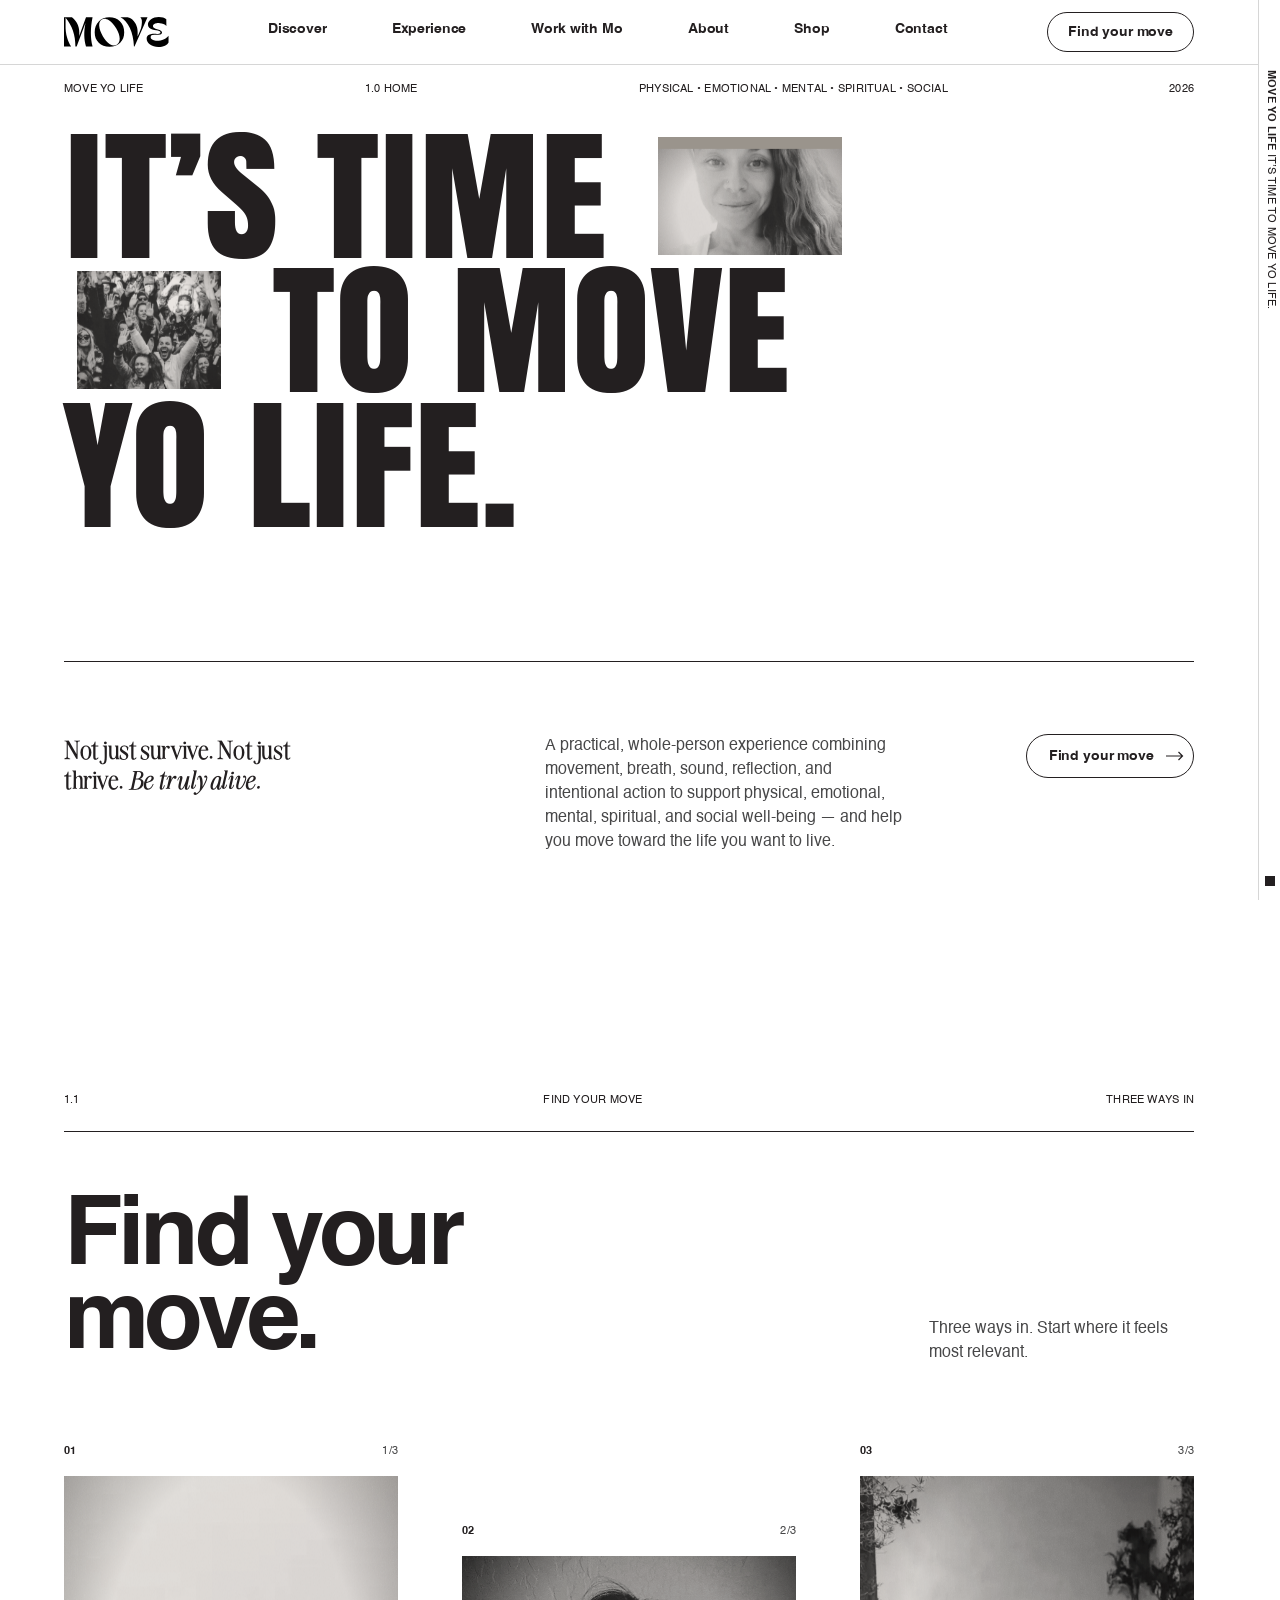
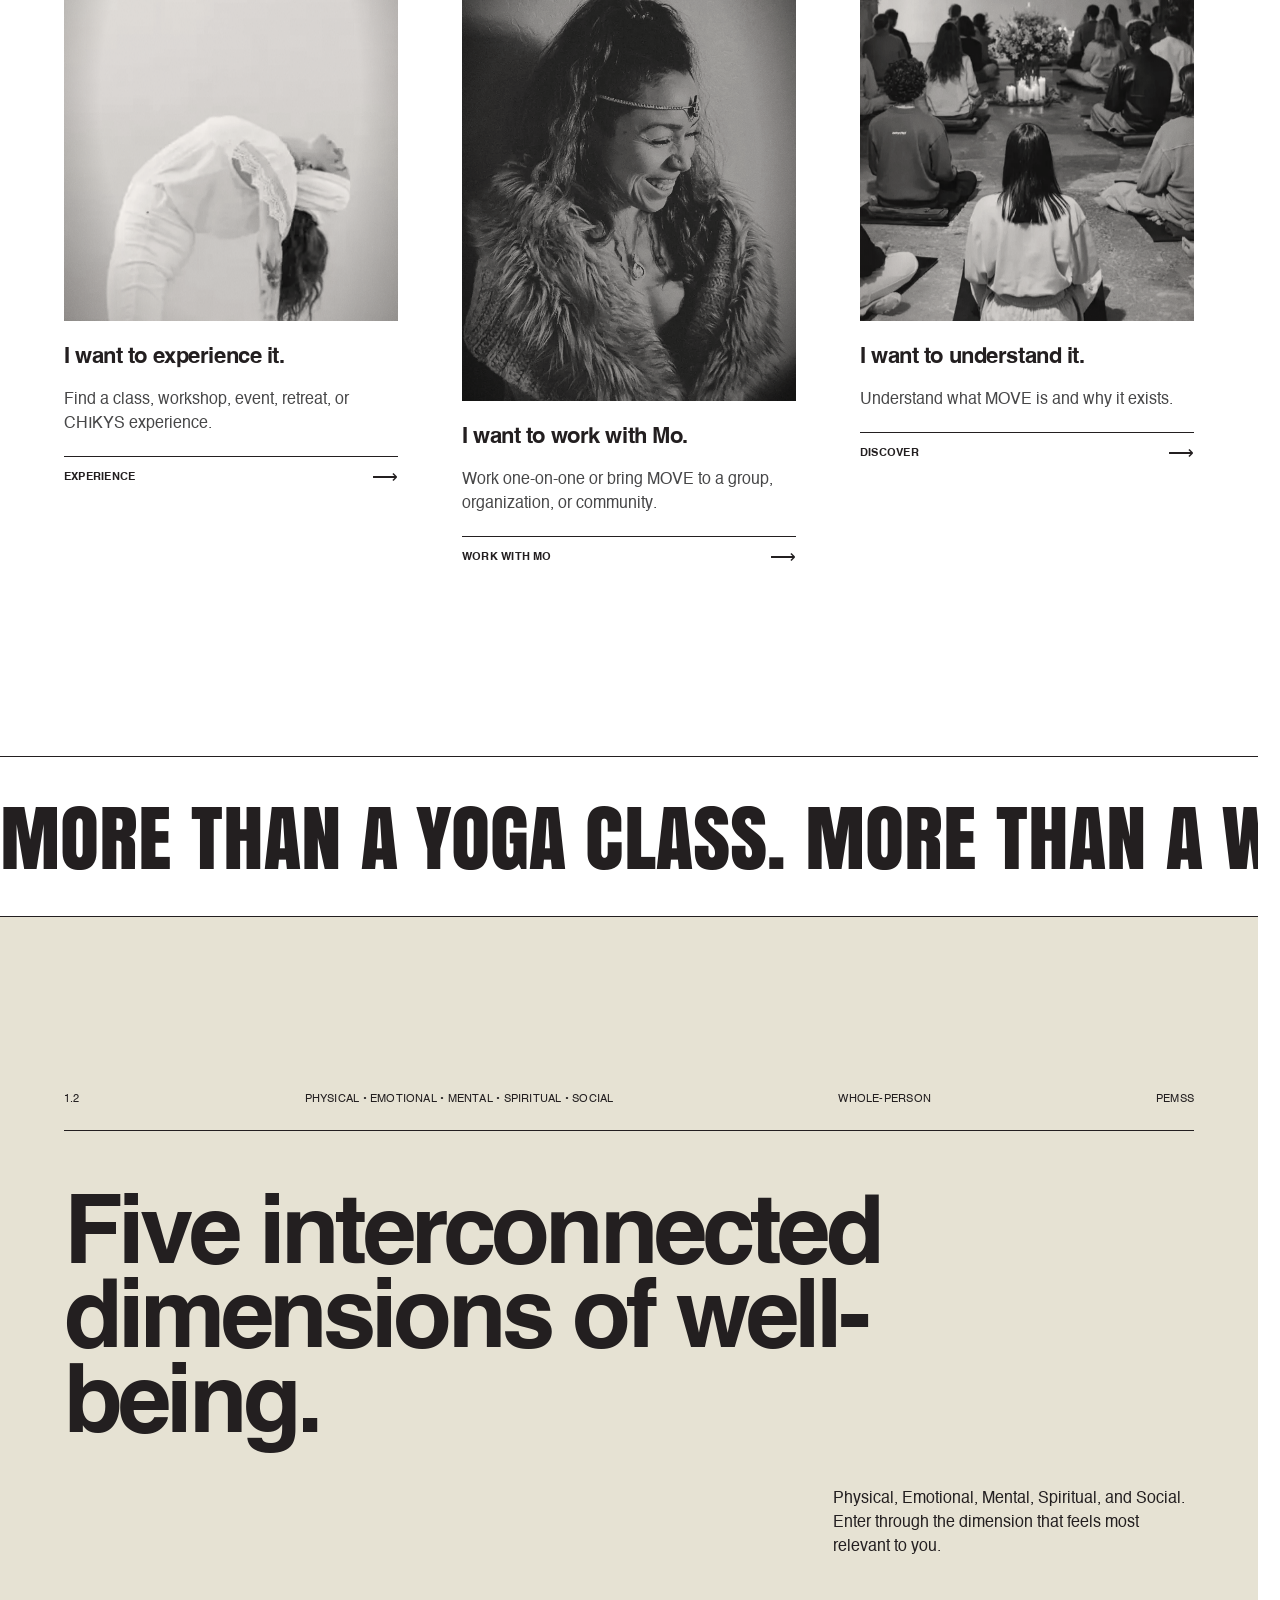
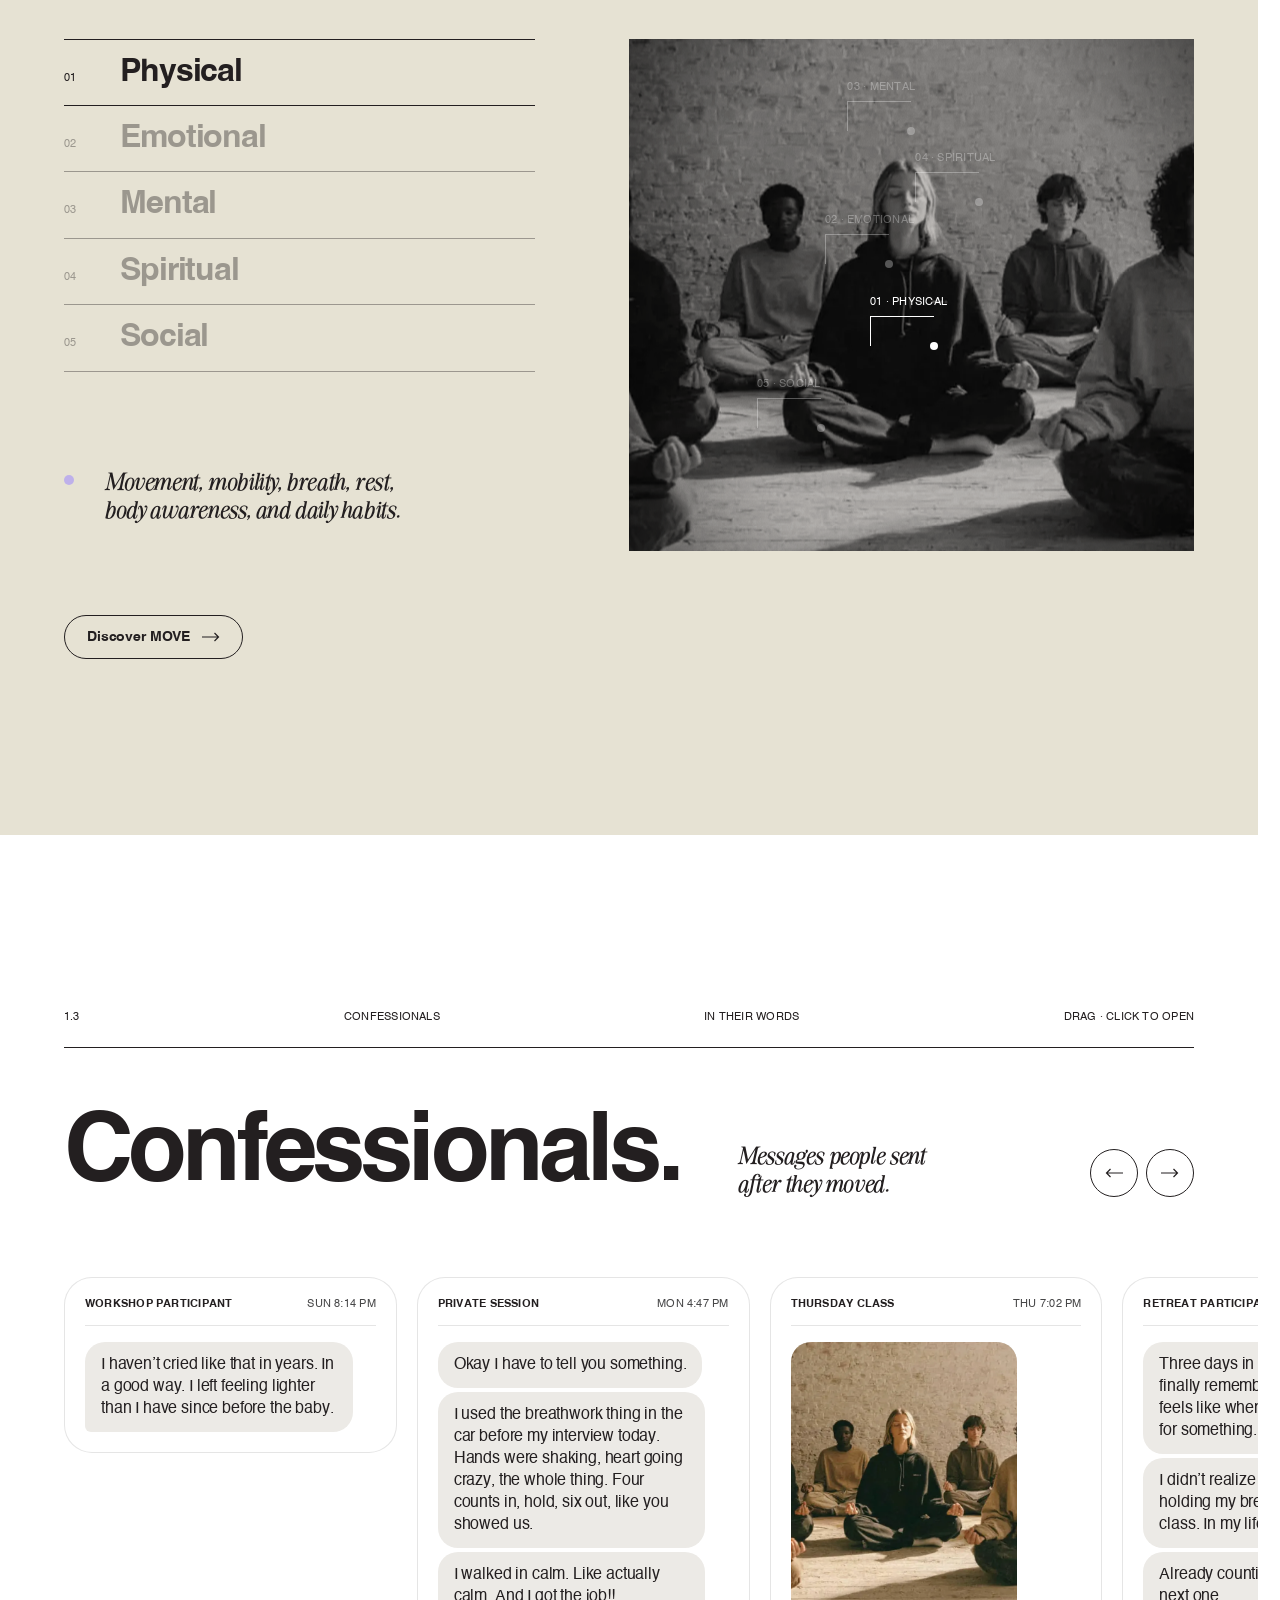
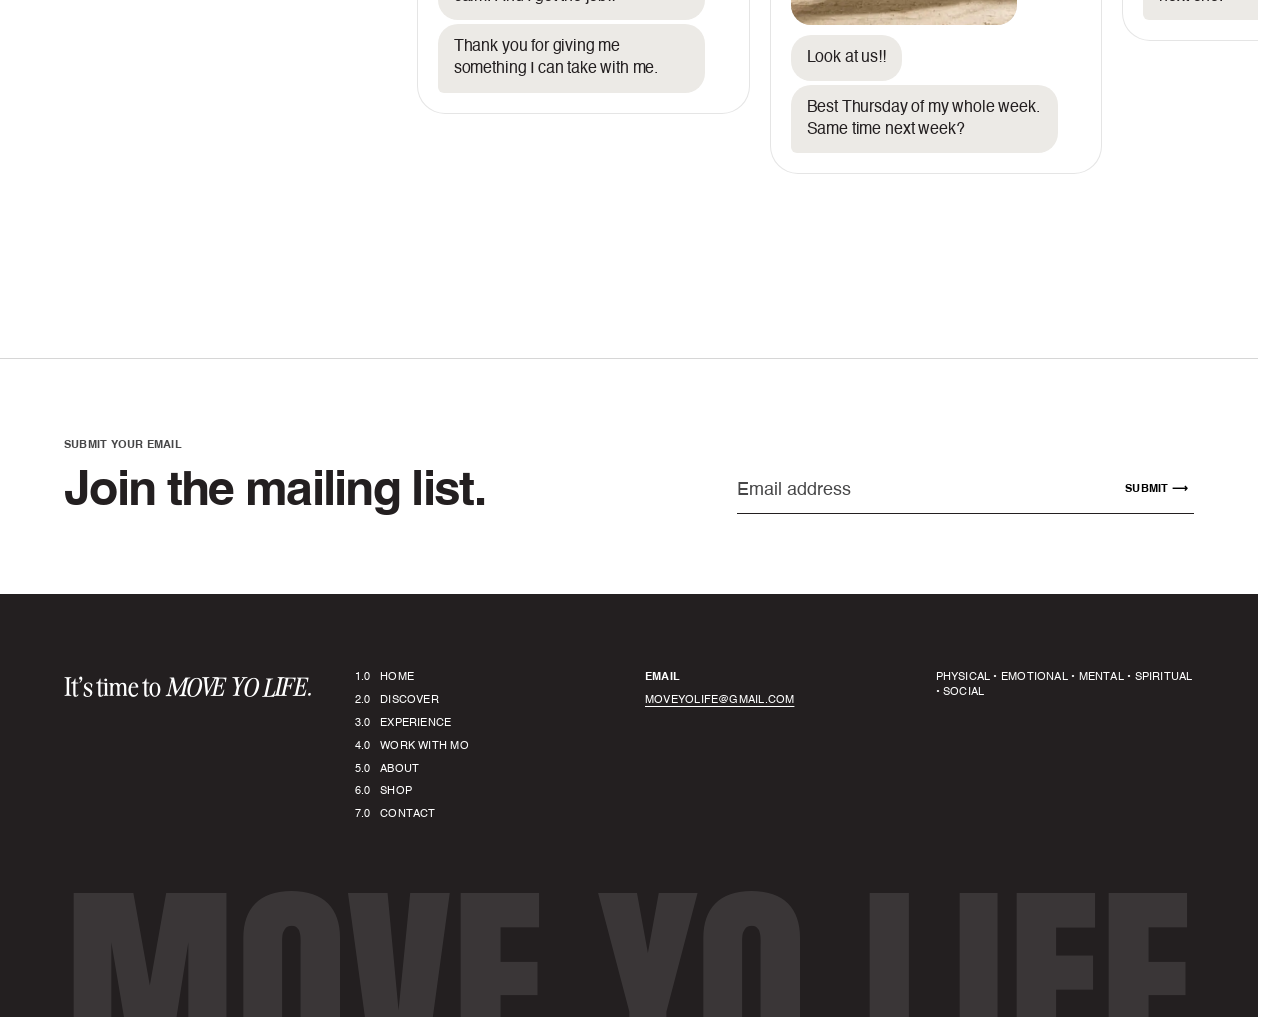
<file: index.html>
<!doctype html>
<html lang="en">
<head>
<meta charset="utf-8">
<meta name="viewport" content="width=device-width,initial-scale=1">
<title>MOVE YO LIFE — It’s time to move yo life.</title>
<meta name="description" content="A practical, whole-person experience combining movement, breath, sound, reflection, and intentional action to support physical, emotional, mental, spiritual, and social well-being.">
<link rel="canonical" href="https://kedc13.github.io/moveyolife-site/">
<meta name="theme-color" content="#FFFFFF">
<meta property="og:type" content="website">
<meta property="og:site_name" content="MOVE YO LIFE">
<meta property="og:title" content="MOVE YO LIFE — It’s time to move yo life.">
<meta property="og:description" content="A practical, whole-person experience combining movement, breath, sound, reflection, and intentional action to support physical, emotional, mental, spiritual, and social well-being.">
<meta property="og:url" content="https://kedc13.github.io/moveyolife-site/">
<meta property="og:image" content="https://kedc13.github.io/moveyolife-site/images/og.jpg">
<meta property="og:image:width" content="1200">
<meta property="og:image:height" content="630">
<meta name="twitter:card" content="summary_large_image">
<link rel="icon" href="favicon.png" type="image/png">
<link rel="apple-touch-icon" href="apple-touch-icon.png">
<link rel="preload" href="fonts/Anton-400.woff2" as="font" type="font/woff2" crossorigin>
<link rel="preload" href="fonts/MYLHelvetica-400.woff2" as="font" type="font/woff2" crossorigin>
<link rel="preload" href="fonts/MYLHelvetica-700.woff2" as="font" type="font/woff2" crossorigin>
<link rel="stylesheet" href="css/site.css?v=3b28c9b9">
<script defer src="js/react.production.min.js?v=aa77ae4c"></script>
<script defer src="js/react-dom.production.min.js?v=feb8ddc9"></script>
<script defer src="js/app.js?v=bda99a6f"></script>
</head>
<body>
<div id="root"></div>
<noscript><div style="padding:48px 24px;font-family:Helvetica,Arial,sans-serif;max-width:640px">
<h1>MOVE YO LIFE</h1><p>A practical, whole-person experience combining movement, breath, sound, reflection, and intentional action to support physical, emotional, mental, spiritual, and social well-being.</p><p>Please turn on JavaScript to view this site.</p></div></noscript>
</body>
</html>
</file>
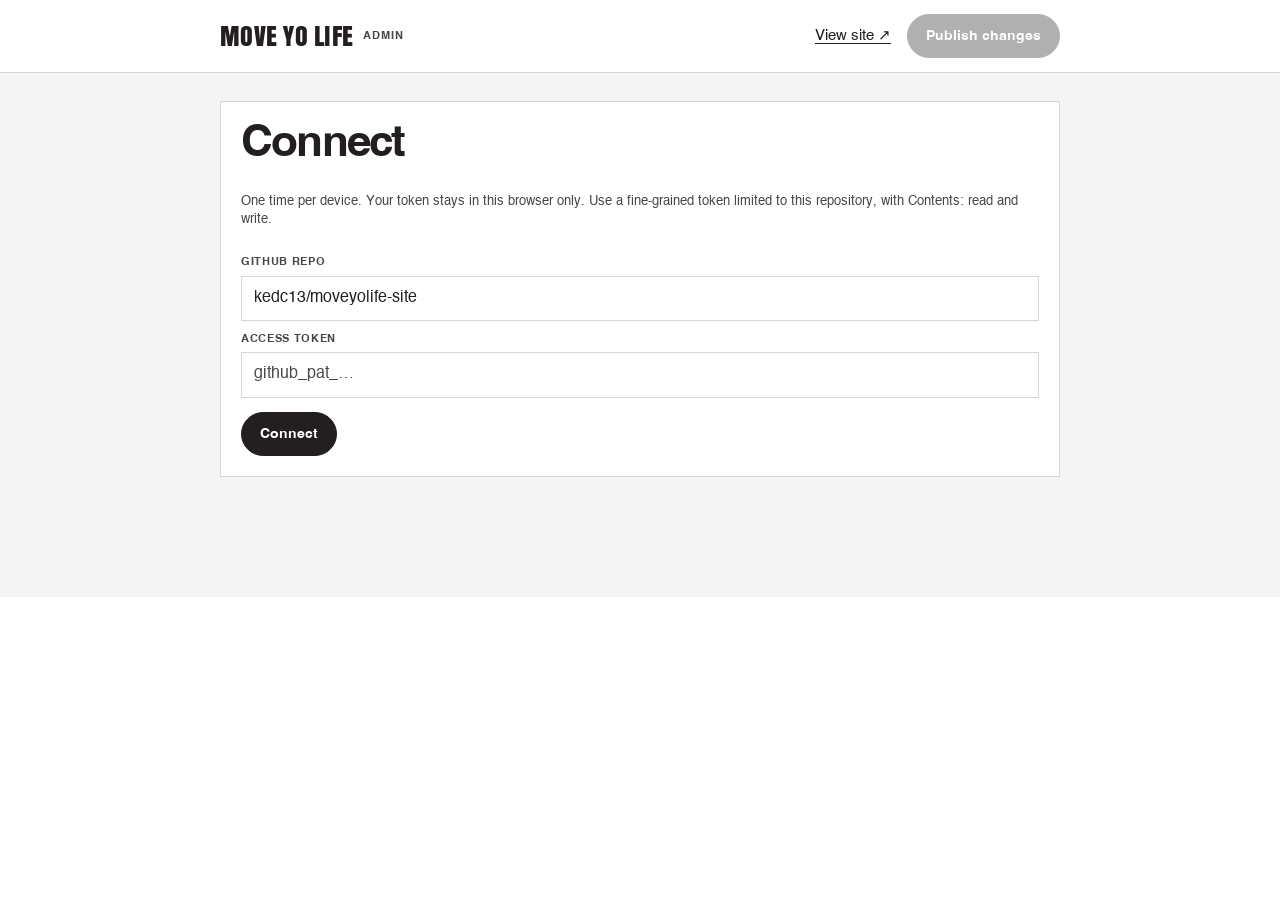
<file: admin.html>
<!doctype html>
<html lang="en"><head><meta charset="utf-8"><meta name="viewport" content="width=device-width,initial-scale=1">
<meta name="robots" content="noindex,nofollow"><title>MOVE YO LIFE — Admin</title>
<link rel="icon" href="favicon.png" type="image/png">
<link rel="stylesheet" href="css/site.css">
<style>
*{box-sizing:border-box}
body{margin:0;padding:0!important;background:var(--myl-paper);color:var(--myl-ink);font:400 15px/1.45 var(--font-sans)}
a{color:var(--myl-ink)}
.top{position:sticky;top:0;z-index:10;background:var(--myl-white);border-bottom:1px solid var(--myl-rule)}
.bar{max-width:880px;margin:0 auto;padding:14px 20px;display:flex;align-items:center;gap:16px;flex-wrap:wrap}
.brand{font:400 26px/1 var(--font-impact);text-transform:uppercase;letter-spacing:.01em;margin-right:auto}
.brand small{font:700 11px/1 var(--font-sans);letter-spacing:.08em;margin-left:10px;color:var(--myl-graphite);vertical-align:middle}
#status{font-size:13px;color:var(--myl-graphite)}
.tabs{max-width:880px;margin:0 auto;padding:0 20px;display:flex;gap:4px;overflow-x:auto}
.tab{font:700 14px/1 var(--font-sans);padding:14px 14px 12px;border:0;border-bottom:2px solid transparent;background:none;color:var(--myl-graphite);cursor:pointer;white-space:nowrap}
.tab[aria-selected=true]{color:var(--myl-ink);border-color:var(--myl-ink)}
.tab .dot{display:inline-block;width:7px;height:7px;border-radius:9px;background:var(--myl-apricot);margin-left:6px;vertical-align:2px}
main{max-width:880px;margin:0 auto;padding:28px 20px 120px;display:flex;flex-direction:column;gap:20px}
h1{font:700 clamp(30px,5vw,44px)/1 var(--font-sans);letter-spacing:-.04em;margin:0}
.lead{font:400 20px/1.25 var(--font-serif);margin:6px 0 0;color:var(--myl-graphite)}
.card{background:var(--myl-white);border:1px solid var(--myl-rule);padding:20px;display:flex;flex-direction:column;gap:14px}
.card.past{opacity:.55}
.card-h{display:flex;align-items:center;gap:10px}
.card-h b{font:700 11px/1 var(--font-sans);letter-spacing:.08em;text-transform:uppercase;color:var(--myl-graphite);margin-right:auto}
.grid{display:grid;grid-template-columns:repeat(2,minmax(0,1fr));gap:12px}.full{grid-column:1/-1}
label{display:flex;flex-direction:column;gap:6px;font:700 11px/1.2 var(--font-sans);text-transform:uppercase;letter-spacing:.06em;color:var(--myl-graphite)}
label.chk{flex-direction:row;align-items:center;gap:8px;text-transform:none;letter-spacing:0;font-size:14px;color:var(--myl-ink)}
input:not([type=checkbox]),textarea,select{font:400 16px/1.35 var(--font-sans);padding:11px 12px;border:1px solid var(--myl-rule);border-radius:0;background:var(--myl-white);color:var(--myl-ink);text-transform:none;letter-spacing:0;width:100%}
input:focus,textarea:focus,select:focus,button:focus-visible{outline:2px solid var(--myl-ink);outline-offset:1px}
textarea{min-height:84px;resize:vertical}
.hint{font:400 13px/1.4 var(--font-sans);text-transform:none;letter-spacing:0;color:var(--myl-graphite)}
.btn{font:700 14px/1 var(--font-sans);padding:12px 18px;border-radius:999px;border:1px solid var(--myl-ink);background:transparent;color:var(--myl-ink);cursor:pointer;min-height:44px}
.btn:hover{background:var(--myl-mist)}
.btn.ink{background:var(--myl-ink);color:var(--myl-white)}.btn.ink:hover{background:#000}
.btn.sm{padding:8px 12px;min-height:34px;font-size:13px}
.btn.icon{width:34px;min-height:34px;padding:0}
.btn:disabled{opacity:.35;cursor:default;background:transparent}
.btn.ink:disabled{background:var(--myl-ink)}
.row{display:flex;gap:10px;flex-wrap:wrap;align-items:center}
.photo{display:flex;gap:14px;align-items:center}
.thumb{width:88px;height:110px;flex:none;background:var(--myl-mist) center/cover no-repeat;display:flex;align-items:center;justify-content:center;font:700 10px/1.2 var(--font-sans);color:var(--myl-graphite);text-align:center;padding:6px;text-transform:uppercase;letter-spacing:.06em}
.thumb.empty{border:1px dashed var(--myl-graphite);background:none}
dialog{border:0;padding:0;max-width:min(720px,94vw);width:100%}
dialog::backdrop{background:rgba(20,18,17,.7)}
.lib{display:grid;grid-template-columns:repeat(auto-fill,minmax(110px,1fr));gap:10px;padding:18px;max-height:70vh;overflow:auto}
.lib button{border:0;padding:0;aspect-ratio:4/5;background:var(--myl-mist) center/cover no-repeat;cursor:pointer}
.lib button:hover{outline:3px solid var(--myl-ink)}
.hide{display:none!important}
.empty-state{color:var(--myl-graphite);margin:0}
@media(max-width:600px){.grid{grid-template-columns:1fr}}
</style></head>
<body>
<header class="top">
  <div class="bar"><div class="brand">Move yo life<small>ADMIN</small></div>
    <span id="status" role="status"></span><a href="./" target="_blank" rel="noopener">View site ↗</a>
    <button class="btn ink" id="publish" disabled>Publish changes</button></div>
  <nav class="tabs hide" id="tabs" role="tablist"></nav>
</header>
<main>
  <section class="card" id="setup">
    <h1>Connect</h1>
    <p class="hint">One time per device. Your token stays in this browser only. Use a fine-grained token limited to this repository, with Contents: read and write.</p>
    <div class="grid">
      <label class="full">GitHub repo<input id="repo" value="kedc13/moveyolife-site" autocomplete="off"></label>
      <label class="full">Access token<input id="token" type="password" placeholder="github_pat_…" autocomplete="off"></label>
    </div>
    <div class="row"><button class="btn ink" id="connect">Connect</button></div>
  </section>
  <div id="view" class="hide" style="display:flex;flex-direction:column;gap:20px"></div>
  <div class="row hide" id="foot"><button class="btn sm" id="logout">Disconnect this device</button></div>
</main>
<dialog id="libDlg"><div class="row" style="justify-content:space-between;padding:14px 18px;border-bottom:1px solid var(--myl-rule)"><b>Choose a photo</b><button class="btn sm" id="libClose">Close</button></div><div class="lib" id="lib"></div></dialog>
<input type="file" id="file" accept="image/*" class="hide">
<script>
(() => {
const $ = id => document.getElementById(id);
const el = (tag, attrs = {}, ...kids) => { const n = document.createElement(tag); for (const [k, v] of Object.entries(attrs)) { if (k === "class") n.className = v; else if (k.startsWith("on")) n.addEventListener(k.slice(2), v); else if (v !== false && v != null) n.setAttribute(k, v === true ? "" : v); } kids.flat().forEach(k => n.append(k && k.nodeType ? k : document.createTextNode(k ?? ""))); return n; };
const MON = ["Jan.","Feb.","Mar.","Apr.","May","June","July","Aug.","Sept.","Oct.","Nov.","Dec."];
const today = new Date().toISOString().slice(0, 10);
const LIB = Array.from({ length: 10 }, (_, i) => "images/photo-" + String(i + 1).padStart(2, "0") + "-1600.webp");
const enc = s => btoa(unescape(encodeURIComponent(s)));
const dec = s => decodeURIComponent(escape(atob(s.replace(/\n/g, ""))));
const store = { get: k => { try { return localStorage.getItem(k); } catch (e) { return null; } }, set: (k, v) => { try { localStorage.setItem(k, v); } catch (e) {} }, del: k => { try { localStorage.removeItem(k); } catch (e) {} } };
const cfg = () => ({ repo: store.get("myl_repo") || $("repo").value.trim(), token: store.get("myl_token") || "" });
const api = (path, opt = {}) => { const c = cfg(); return fetch("https://api.github.com/repos/" + c.repo + "/contents/" + path, { ...opt, headers: { Authorization: "Bearer " + c.token, Accept: "application/vnd.github+json", ...(opt.headers || {}) } }); };
const status = t => $("status").textContent = t;
const preview = {}; // path -> local object URL for images uploaded this session (before the site redeploys)
const imgURL = p => !p ? "" : preview[p] || (/^images\//.test(p) ? p.replace(/-1600\.webp$/, "-800.webp") : "");

// ---------- data ----------
const files = { events: { path: "events.json", data: [], sha: null, dirty: false }, content: { path: "content.json", data: {}, sha: null, dirty: false } };
const TABS = [
  { id: "events", label: "Events", file: "events" },
  { id: "confessions", label: "Confessionals", file: "content" },
  { id: "offers", label: "Experience", file: "content" },
  { id: "shop", label: "Shop", file: "content" }
];
let tab = "events";
const dirtyTabs = new Set();
function mark(f) { files[f].dirty = true; dirtyTabs.add(tab); status("Unpublished changes"); $("publish").disabled = false; drawTabs(); }

async function loadFile(f) {
  const r = await api(files[f].path + "?ref=main&t=" + Date.now());
  if (r.status === 404) { files[f].sha = null; files[f].data = f === "events" ? [] : {}; return true; }
  if (!r.ok) throw new Error(r.status);
  const j = await r.json(); files[f].sha = j.sha; files[f].data = JSON.parse(dec(j.content)); files[f].dirty = false; return true;
}
function normEvents(list) {
  return (Array.isArray(list) ? list : []).map(e => {
    const o = { ...e };
    if (Array.isArray(o.title)) { o.subtitle = o.subtitle || o.title[1] || ""; o.title = o.title[0] || ""; }
    return o;
  });
}
async function loadAll() {
  status("Loading…");
  try { await loadFile("events"); await loadFile("content"); }
  catch (e) { status("Couldn’t connect (" + e.message + "). Check the repo name and token."); return false; }
  files.events.data = normEvents(files.events.data);
  const c = files.content.data; ["confessions", "offers", "apparel", "online"].forEach(k => { if (!Array.isArray(c[k])) c[k] = []; });
  status("All changes published"); return true;
}
async function putFile(path, base64, sha, message) {
  const body = { message, content: base64, branch: "main" }; if (sha) body.sha = sha;
  const r = await api(path, { method: "PUT", body: JSON.stringify(body) });
  if (!r.ok) throw new Error(r.status);
  return (await r.json()).content.sha;
}
$("publish").onclick = async () => {
  $("publish").disabled = true; status("Publishing…");
  try {
    for (const f of ["events", "content"]) {
      if (!files[f].dirty) continue;
      let data = files[f].data;
      if (f === "events") data = data.filter(e => !(e.day && e.day < today)).map(e => { const o = {}; for (const [k, v] of Object.entries(e)) if (v !== "" && v != null) o[k] = v; return o; });
      files[f].sha = await putFile(files[f].path, enc(JSON.stringify(data, null, 2) + "\n"), files[f].sha, "Update " + files[f].path + " from admin");
      files[f].dirty = false;
    }
    dirtyTabs.clear(); status("Published. Live on the site in about a minute."); drawTabs();
  } catch (e) {
    status(e.message === "409" ? "Someone else published first. Reload this page, then redo your edit." : "Publish failed (" + e.message + "). Try again.");
    $("publish").disabled = false;
  }
};

// ---------- image upload ----------
let pickCb = null;
$("file").onchange = async () => {
  const f = $("file").files[0]; $("file").value = ""; if (!f || !pickCb) return;
  const cb = pickCb; pickCb = null;
  try {
    status("Preparing photo…");
    const bmp = await createImageBitmap(f);
    const s = Math.min(1, 1600 / Math.max(bmp.width, bmp.height));
    const cv = document.createElement("canvas"); cv.width = Math.round(bmp.width * s); cv.height = Math.round(bmp.height * s);
    cv.getContext("2d").drawImage(bmp, 0, 0, cv.width, cv.height);
    const blob = await new Promise(r => cv.toBlob(r, "image/webp", 0.8));
    const b64 = await new Promise(r => { const fr = new FileReader(); fr.onload = () => r(fr.result.split(",")[1]); fr.readAsDataURL(blob); });
    const slug = (f.name.replace(/\.[^.]+$/, "").toLowerCase().replace(/[^a-z0-9]+/g, "-").replace(/^-|-$/g, "") || "photo").slice(0, 40);
    const path = "images/uploads/" + slug + "-" + Date.now().toString(36) + ".webp";
    status("Uploading photo…");
    await putFile(path, b64, null, "Upload " + path + " from admin");
    preview[path] = URL.createObjectURL(blob);
    status("Photo uploaded. Publish to put it on the site.");
    cb(path);
  } catch (e) { status("Photo upload failed (" + e.message + ")."); }
};
function openLib(cb) {
  const lib = $("lib"); lib.replaceChildren();
  LIB.forEach(p => lib.append(el("button", { type: "button", "aria-label": p, style: "background-image:url('" + imgURL(p) + "')", onclick: () => { $("libDlg").close(); cb(p); } })));
  $("libDlg").showModal();
}
$("libClose").onclick = () => $("libDlg").close();

function photoField(label, value, onChange, opts = {}) {
  const thumb = el("div", { class: "thumb" + (value ? "" : " empty") });
  const paint = v => { const u = imgURL(v); thumb.className = "thumb" + (v ? "" : " empty"); thumb.style.backgroundImage = u ? "url('" + u + "')" : ""; thumb.textContent = v ? (u ? "" : "Default photo") : (opts.emptyText || "No photo"); };
  paint(value);
  const set = v => { paint(v); onChange(v); };
  return el("div", { class: "full" }, el("label", {}, label),
    el("div", { class: "photo", style: "margin-top:6px" }, thumb,
      el("div", { class: "row" },
        el("button", { class: "btn sm", type: "button", onclick: () => { pickCb = set; $("file").click(); } }, "Upload"),
        opts.library === false ? "" : el("button", { class: "btn sm", type: "button", onclick: () => openLib(set) }, "Library"),
        el("button", { class: "btn sm", type: "button", onclick: () => set("") }, "Remove"))),
    opts.hint ? el("p", { class: "hint", style: "margin:8px 0 0" }, opts.hint) : "");
}
function input(label, value, onInput, attrs = {}) {
  const i = el(attrs.multiline ? "textarea" : "input", { ...attrs, multiline: null });
  i.value = value || ""; i.addEventListener("input", () => onInput(i.value));
  return el("label", { class: attrs.full ? "full" : "" }, label, i, attrs.help ? el("span", { class: "hint" }, attrs.help) : "");
}
function select(label, value, options, onChange) {
  const s = el("select", {}, options.map(([v, t]) => el("option", { value: v }, t)));
  s.value = value || options[0][0]; s.addEventListener("change", () => onChange(s.value));
  return el("label", {}, label, s);
}
function listEditor({ items, file, title, addLabel, blank, render, onChange }) {
  const box = el("div", { style: "display:flex;flex-direction:column;gap:14px" });
  const draw = () => {
    box.replaceChildren();
    if (!items.length) box.append(el("p", { class: "empty-state" }, "Nothing here yet."));
    items.forEach((it, i) => {
      const c = el("div", { class: "card" + (it.day && it.day < today ? " past" : "") });
      const change = () => { mark(file); onChange && onChange(); };
      c.append(el("div", { class: "card-h" }, el("b", {}, title(it, i)),
        el("button", { class: "btn sm icon", type: "button", "aria-label": "Move up", disabled: i === 0, onclick: () => { [items[i - 1], items[i]] = [items[i], items[i - 1]]; change(); draw(); } }, "↑"),
        el("button", { class: "btn sm icon", type: "button", "aria-label": "Move down", disabled: i === items.length - 1, onclick: () => { [items[i + 1], items[i]] = [items[i], items[i + 1]]; change(); draw(); } }, "↓"),
        el("button", { class: "btn sm", type: "button", onclick: () => { if (confirm("Delete this item?")) { items.splice(i, 1); change(); draw(); } } }, "Delete")));
      c.append(el("div", { class: "grid" }, render(it, change, draw)));
      box.append(c);
    });
  };
  draw();
  return el("div", { style: "display:flex;flex-direction:column;gap:14px" }, box,
    el("div", { class: "row" }, el("button", { class: "btn ink", type: "button", onclick: () => { items.push(blank()); mark(file); draw(); box.lastChild.scrollIntoView({ behavior: "smooth", block: "center" }); } }, addLabel)));
}

// ---------- views ----------
const head = (h, p) => el("div", {}, el("h1", {}, h), el("p", { class: "lead" }, p));
const fmtDay = d => d ? MON[+d.slice(5, 7) - 1] + " " + (+d.slice(8)) : "";
const VIEWS = {
  events() {
    const items = files.events.data;
    items.sort((a, b) => (a.day || "").localeCompare(b.day || ""));
    const past = items.filter(e => e.day && e.day < today).length;
    const undated = items.filter(e => !e.day).length;
    return [head("Events", "Shown on the Experience page. Past events are removed when you publish."),
      undated ? el("p", { class: "hint" }, undated + " event" + (undated > 1 ? "s have" : " has") + " no date picked, so " + (undated > 1 ? "they" : "it") + " will never expire. Pick a date to fix it.") : "",
      past ? el("p", { class: "hint" }, past + " past event" + (past > 1 ? "s" : "") + " (faded) will be removed on publish.") : "",
      listEditor({ items, file: "events", addLabel: "Add event",
        title: e => (e.day ? fmtDay(e.day) : (e.date || "No date")) + (e.day && e.day < today ? " · past" : ""),
        blank: () => ({ day: "", time: "", title: "", subtitle: "", venue: "", price: "", address: "", note: "", link: "" }),
        render: (e, ch, draw) => [
          input("Date", e.day, v => { e.day = v; if (v) delete e.date; ch(); }, { type: "date", onchange: null }),
          input("Time", e.time, v => { e.time = v; ch(); }, { placeholder: "7PM – 8:15PM" }),
          input("Title", e.title, v => { e.title = v; ch(); }, { full: true, placeholder: "Hybrid Kunda-Yin Yoga" }),
          input("Second line (optional)", e.subtitle, v => { e.subtitle = v; ch(); }, { full: true, placeholder: "Meditation & Sound Healing" }),
          input("Venue", e.venue, v => { e.venue = v; ch(); }, { placeholder: "@3TFITNESS" }),
          input("Price", e.price, v => { e.price = v; ch(); }, { placeholder: "$22 or Donation" }),
          input("Address", e.address, v => { e.address = v; ch(); }, { full: true }),
          input("Note (optional)", e.note, v => { e.note = v; ch(); }, { full: true, multiline: true }),
          input("Booking / payment link (optional)", e.link, v => { e.link = v; ch(); }, { full: true, type: "url", placeholder: "https://…", help: "Leave blank to send people to the Contact page." })
        ] })];
  },
  confessions() {
    const items = files.content.data.confessions;
    return [head("Confessionals", "Messages people sent after they moved. Shown on Home; tick “Work with Mo” to also show one there."),
      listEditor({ items, file: "content", addLabel: "Add message",
        title: (c, i) => (i + 1) + " · " + ("screenshot" in c ? "Screenshot" : "Text message") + (c.from ? " · " + c.from : "") + ("screenshot" in c && !c.screenshot ? " · hidden until a screenshot is added" : ""),
        blank: () => ({ from: "", time: "", text: [] }),
        render: (c, ch, draw) => {
          const isShot = "screenshot" in c;
          const out = [
            select("Type", isShot ? "shot" : "text", [["text", "Text message"], ["shot", "Screenshot"]], v => { if (v === "shot") { c.screenshot = c.screenshot || ""; delete c.text; delete c.photo; } else { delete c.screenshot; c.text = c.text || []; } ch(); draw(); }),
            input("From", c.from, v => { c.from = v; ch(); }, { placeholder: "Thursday class" }),
            input("Time label", c.time, v => { c.time = v; ch(); }, { placeholder: "Thu 7:02 PM" })];
          if (isShot) out.push(photoField("Screenshot", c.screenshot, v => { c.screenshot = v; ch(); }, { library: false, emptyText: "Needs screenshot", hint: "Hidden on the site until you add one." }));
          else {
            out.push(input("Message", (c.text || []).join("\n\n"), v => { c.text = v.split(/\n\s*\n/).map(s => s.trim()).filter(Boolean); ch(); }, { full: true, multiline: true, rows: 5, help: "Leave a blank line between bubbles." }));
            out.push(photoField("Photo in the thread (optional)", c.photo, v => { if (v) c.photo = v; else delete c.photo; ch(); }));
          }
          const cb = el("input", { type: "checkbox" }); cb.checked = !!c.work; cb.onchange = () => { if (cb.checked) c.work = true; else delete c.work; ch(); };
          out.push(el("label", { class: "chk full" }, cb, "Also show on Work with Mo"));
          return out;
        } })];
  },
  offers() {
    const items = files.content.data.offers;
    return [head("Experience", "The “Ways to experience” list on the Experience page."),
      listEditor({ items, file: "content", addLabel: "Add offering",
        title: (o, i) => String(i + 1).padStart(2, "0") + (o.title ? " · " + o.title : ""),
        blank: () => ({ title: "", text: "", photo: "" }),
        render: (o, ch) => [
          input("Title", o.title, v => { o.title = v; ch(); }, { full: true }),
          input("Description", o.text, v => { o.text = v; ch(); }, { full: true, multiline: true }),
          photoField("Photo (shows on hover)", o.photo, v => { o.photo = v; ch(); })
        ] })];
  },
  shop() {
    const c = files.content.data;
    return [head("Shop", "Apparel and online offerings on the Shop page."),
      el("div", { class: "card" }, el("div", { class: "grid" }, input("Store link (Printify)", c.shopUrl, v => { c.shopUrl = v.trim(); mark("content"); }, { full: true, type: "url", placeholder: "https://your-store.printify.me", help: "Adds a “Shop apparel” button, and product tiles open the store unless they have their own link." }))),
      el("h2", { style: "font:700 13px/1 var(--font-sans);letter-spacing:.08em;text-transform:uppercase;margin:12px 0 0" }, "Apparel"),
      listEditor({ items: c.apparel, file: "content", addLabel: "Add product",
        title: (a, i) => (i + 1) + (a.name ? " · " + a.name : ""),
        blank: () => ({ name: "", note: "", price: "", tone: "sand" }),
        render: (a, ch) => [
          input("Name", a.name, v => { a.name = v; ch(); }),
          input("Price", a.price, v => { a.price = v; ch(); }, { placeholder: "$35" }),
          input("Details", a.note, v => { a.note = v; ch(); }, { placeholder: "Black · S–XXL" }),
          select("Tile color (when no photo)", a.tone, [["sand", "Sand"], ["mist", "Mist"], ["ink", "Ink"]], v => { a.tone = v; ch(); }),
          input("Buy link (optional)", a.link, v => { if (v) a.link = v; else delete a.link; ch(); }, { full: true, type: "url", placeholder: "https://…" }),
          photoField("Product photo (optional)", a.image, v => { if (v) a.image = v; else delete a.image; ch(); }, { hint: "Without a photo, the tile shows the logo." })
        ] }),
      el("h2", { style: "font:700 13px/1 var(--font-sans);letter-spacing:.08em;text-transform:uppercase;margin:24px 0 0" }, "Online classes + courses"),
      listEditor({ items: c.online, file: "content", addLabel: "Add online offering",
        title: (o, i) => String(i + 1).padStart(2, "0") + (o.name ? " · " + o.name : ""),
        blank: () => ({ name: "", text: "", status: "Coming soon" }),
        render: (o, ch) => [
          input("Name", o.name, v => { o.name = v; ch(); }),
          input("Status label", o.status, v => { o.status = v; ch(); }, { placeholder: "Coming soon / Enroll" }),
          input("Description", o.text, v => { o.text = v; ch(); }, { full: true, multiline: true }),
          input("Link (optional)", o.link, v => { if (v) o.link = v; else delete o.link; ch(); }, { full: true, type: "url", placeholder: "https://…", help: "Adds a link on the status label." })
        ] })];
  }
};
function drawTabs() {
  $("tabs").replaceChildren(...TABS.map(t => el("button", { class: "tab", role: "tab", "aria-selected": t.id === tab ? "true" : "false", onclick: () => { tab = t.id; drawTabs(); draw(); } },
    t.label, dirtyTabs.has(t.id) ? el("span", { class: "dot", "aria-label": "unpublished" }) : "")));
}
function draw() { $("view").replaceChildren(...VIEWS[tab]().filter(Boolean)); window.scrollTo(0, 0); }
function enter() { ["setup"].forEach(i => $(i).classList.add("hide")); ["view", "tabs", "foot"].forEach(i => $(i).classList.remove("hide")); drawTabs(); draw(); }

$("connect").onclick = async () => {
  store.set("myl_repo", $("repo").value.trim()); store.set("myl_token", $("token").value.trim());
  if (await loadAll()) enter(); else store.del("myl_token");
};
$("logout").onclick = () => { store.del("myl_token"); location.reload(); };
window.addEventListener("beforeunload", e => { if (files.events.dirty || files.content.dirty) { e.preventDefault(); e.returnValue = ""; } });
if (cfg().token) loadAll().then(ok => ok && enter());
})();
</script>
</body></html>
</file>
<file: css/site.css>
@font-face{font-family:Anton;src:url(../fonts/Anton-400.woff2) format("woff2");font-weight:400;font-style:normal;font-display:swap}@font-face{font-family:Very Vogue Text;src:url(../fonts/VeryVogueText-400.woff2) format("woff2");font-weight:400;font-style:normal;font-display:swap}@font-face{font-family:Very Vogue Text;src:url(../fonts/VeryVogueText-400-italic.woff2) format("woff2");font-weight:400;font-style:italic;font-display:swap}@font-face{font-family:MYL Helvetica;src:url(../fonts/MYLHelvetica-300.woff2) format("woff2");font-weight:300;font-style:normal;font-display:swap}@font-face{font-family:MYL Helvetica;src:url(../fonts/MYLHelvetica-300-italic.woff2) format("woff2");font-weight:300;font-style:italic;font-display:swap}@font-face{font-family:MYL Helvetica;src:url(../fonts/MYLHelvetica-400.woff2) format("woff2");font-weight:400;font-style:normal;font-display:swap}@font-face{font-family:MYL Helvetica;src:url(../fonts/MYLHelvetica-400-italic.woff2) format("woff2");font-weight:400;font-style:italic;font-display:swap}@font-face{font-family:MYL Helvetica;src:url(../fonts/MYLHelvetica-700.woff2) format("woff2");font-weight:700;font-style:normal;font-display:swap}@font-face{font-family:MYL Helvetica;src:url(../fonts/MYLHelvetica-700-italic.woff2) format("woff2");font-weight:700;font-style:italic;font-display:swap}@font-face{font-family:Snell Roundhand;src:url(../fonts/SnellRoundhand-400.woff2) format("woff2");font-weight:400;font-style:normal;font-display:swap}@font-face{font-family:Snell Roundhand;src:url(../fonts/SnellRoundhand-700.woff2) format("woff2");font-weight:700;font-style:normal;font-display:swap}@font-face{font-family:Snell Roundhand;src:url(../fonts/SnellRoundhand-900.woff2) format("woff2");font-weight:900;font-style:normal;font-display:swap}:root{--myl-sand:#E6E2D3;--myl-mist:#EEEEEE;--myl-white:#FFFFFF;--myl-black:#000000;--myl-ink:#231F20;--myl-ink-soft:#221F1F;--myl-graphite:#474748;--myl-paper:#F4F4F4;--myl-rule:#D6D6D6;--myl-blush:#FFD9FA;--myl-lavender:#BEB0EA;--myl-sky:#A3D2EF;--myl-sage:#CBD895;--myl-butter:#F2E69C;--myl-apricot:#F4B47F;--myl-rose:#F9A7B9;--bg-page:var(--myl-white);--bg-warm:var(--myl-sand);--bg-cool:var(--myl-mist);--bg-inverse:var(--myl-ink);--surface-card:var(--myl-white);--fg-1:var(--myl-ink);--fg-2:var(--myl-graphite);--fg-inverse:var(--myl-white);--fg-on-dark:var(--myl-mist);--border-strong:var(--myl-ink);--border-hair:var(--myl-rule);--text-body:var(--myl-graphite);--text-heading:var(--myl-ink);--accent-1:var(--myl-lavender);--accent-2:var(--myl-sky);--accent-3:var(--myl-butter)}:root{--font-impact:"Anton","Impact","Haettenschweiler",sans-serif;--font-serif:"Very Vogue Text","Didot","Bodoni 72",serif;--font-sans:"MYL Helvetica","Helvetica Neue","Helvetica","Arial",sans-serif;--font-script:"Snell Roundhand","Apple Chancery",cursive;--fs-poster:180px;--fs-mega:240px;--fs-display:96px;--fs-h1:72px;--fs-h2:60px;--fs-h3:44px;--fs-h4:32px;--fs-lead:28px;--fs-body:20px;--fs-small:16px;--fs-label:14px;--lh-tight:.92;--lh-snug:1.05;--lh-body:1.3;--lh-serif-body:1.42;--tracking-tight:-.01em;--tracking-wide-caps:.6em;--type-impact:400 var(--fs-poster)/var(--lh-tight) var(--font-impact);--type-serif-display:400 var(--fs-h1)/var(--lh-snug) var(--font-serif);--type-serif-italic:italic 400 var(--fs-h3)/1.25 var(--font-serif);--type-sans-headline:700 var(--fs-h2)/var(--lh-snug) var(--font-sans);--type-label:700 var(--fs-label)/1.2 var(--font-sans);--type-body:400 var(--fs-body)/var(--lh-body) var(--font-sans);--type-body-serif:400 var(--fs-body)/var(--lh-serif-body) var(--font-serif);--type-script:400 var(--fs-h3)/1.1 var(--font-script)}:root{--space-1:4px;--space-2:8px;--space-3:12px;--space-4:16px;--space-5:24px;--space-6:32px;--space-7:48px;--space-8:64px;--space-9:96px;--space-10:128px;--margin-canvas:60px;--margin-canvas-wide:96px;--radius-0:0;--border-rule:1.5px solid var(--myl-ink);--border-hair:1px solid var(--myl-rule);--shadow-none:none;--frame-polaroid-pad:7.3%;--ease-calm:cubic-bezier(.22,.61,.36,1);--dur-1:.18s;--dur-2:.4s;--dur-3:.9s}.myl-impact{font:var(--type-impact);text-transform:uppercase;color:var(--fg-1)}.myl-serif-display{font:var(--type-serif-display);text-transform:uppercase;letter-spacing:var(--tracking-tight);color:var(--fg-1)}.myl-serif-italic{font:var(--type-serif-italic);color:var(--fg-1)}.myl-sans-headline{font:var(--type-sans-headline);color:var(--fg-1)}.myl-label{font:var(--type-label);text-transform:uppercase;color:var(--fg-1)}.myl-body{font:var(--type-body);color:var(--text-body)}.myl-body-serif{font:var(--type-body-serif);color:var(--text-body)}.myl-script{font:var(--type-script);color:var(--fg-1)}a{color:var(--myl-ink);text-decoration:underline;text-underline-offset:3px}html,body{margin:0;background:var(--myl-white);color:var(--myl-ink);font-family:var(--font-sans);-webkit-font-smoothing:antialiased}*{box-sizing:border-box}@media (min-width:960px){body{padding-right:22px}}@keyframes myl-marquee{0%{transform:translate(0)}to{transform:translate(-33.333%)}}html{scroll-behavior:smooth}.v2-path .v2-media{transition:scale 1.2s cubic-bezier(.22,.61,.36,1)}.v2-path:hover .v2-media{scale:1.04}.v2-path:hover .v2-arrow{transform:translate(8px)}@media (prefers-reduced-motion:reduce){html{scroll-behavior:auto}*{animation:none!important;transition:none!important}}.v2-swipe::-webkit-scrollbar{display:none}.v2-row{transition:background .3s}.v2-row:hover{background:var(--page-hover,var(--myl-mist))}.v2-arrow{transition:transform .4s cubic-bezier(.22,.61,.36,1)}.v2-row:hover .v2-arrow{transform:translate(8px)}.myl-pill{--fill:var(--myl-ink);--on:var(--myl-white);position:relative;isolation:isolate;overflow:hidden;transition:color .28s cubic-bezier(.65,0,.35,1),border-color .28s cubic-bezier(.65,0,.35,1)}.myl-pill-light{--fill:var(--myl-mist);--on:var(--myl-ink)}.myl-pill:before{content:"";position:absolute;inset:-1px;z-index:-1;background:var(--fill);border-radius:inherit;transform:scaleX(0);transform-origin:right center;transition:transform .32s cubic-bezier(.65,0,.35,1)}.myl-pill:hover:before,.myl-pill:focus-visible:before{transform:scaleX(1);transform-origin:left center}.myl-pill:hover,.myl-pill:focus-visible{color:var(--on)!important;border-color:var(--fill)!important}.myl-pill>span{display:inline-block;transition:transform .32s cubic-bezier(.65,0,.35,1)}.myl-pill:hover>span{transform:translate(5px)}.myl-pill:active{transform:scale(.97)}.myl-roll{display:inline-block}.myl-roll-in{display:inline-flex;flex-direction:column;height:1.2em;overflow:hidden;vertical-align:top}.myl-roll-in>span{display:block;line-height:1.2em;transition:transform .42s cubic-bezier(.76,0,.24,1)}.myl-roll-in>span+span{transition-delay:.02s}.myl-roll:hover .myl-roll-in>span,.myl-roll:focus-visible .myl-roll-in>span{transform:translateY(-100%)}.myl-pill,.myl-chip{display:inline-flex;align-items:center;justify-content:center;line-height:1!important;text-box:trim-both cap alphabetic}.myl-menu{clip-path:inset(0 0 100% 0);visibility:hidden;transition:clip-path .38s cubic-bezier(.76,0,.24,1),visibility 0s .38s}.myl-menu.open{clip-path:inset(0 0 0 0);visibility:visible;transition:clip-path .6s cubic-bezier(.76,0,.24,1),visibility 0s}.myl-menu-item{opacity:0;transform:translateY(28px);transition:opacity .15s ease,transform .15s ease}.myl-menu.open .myl-menu-item{opacity:1;transform:none;transition:opacity .4s cubic-bezier(.22,1,.36,1) calc(.3s + var(--i) * .05s),transform .5s cubic-bezier(.22,1,.36,1) calc(.3s + var(--i) * .05s)}input::placeholder{color:var(--myl-graphite)}a{color:var(--myl-ink)}a:hover{color:var(--myl-graphite)}
</file>
